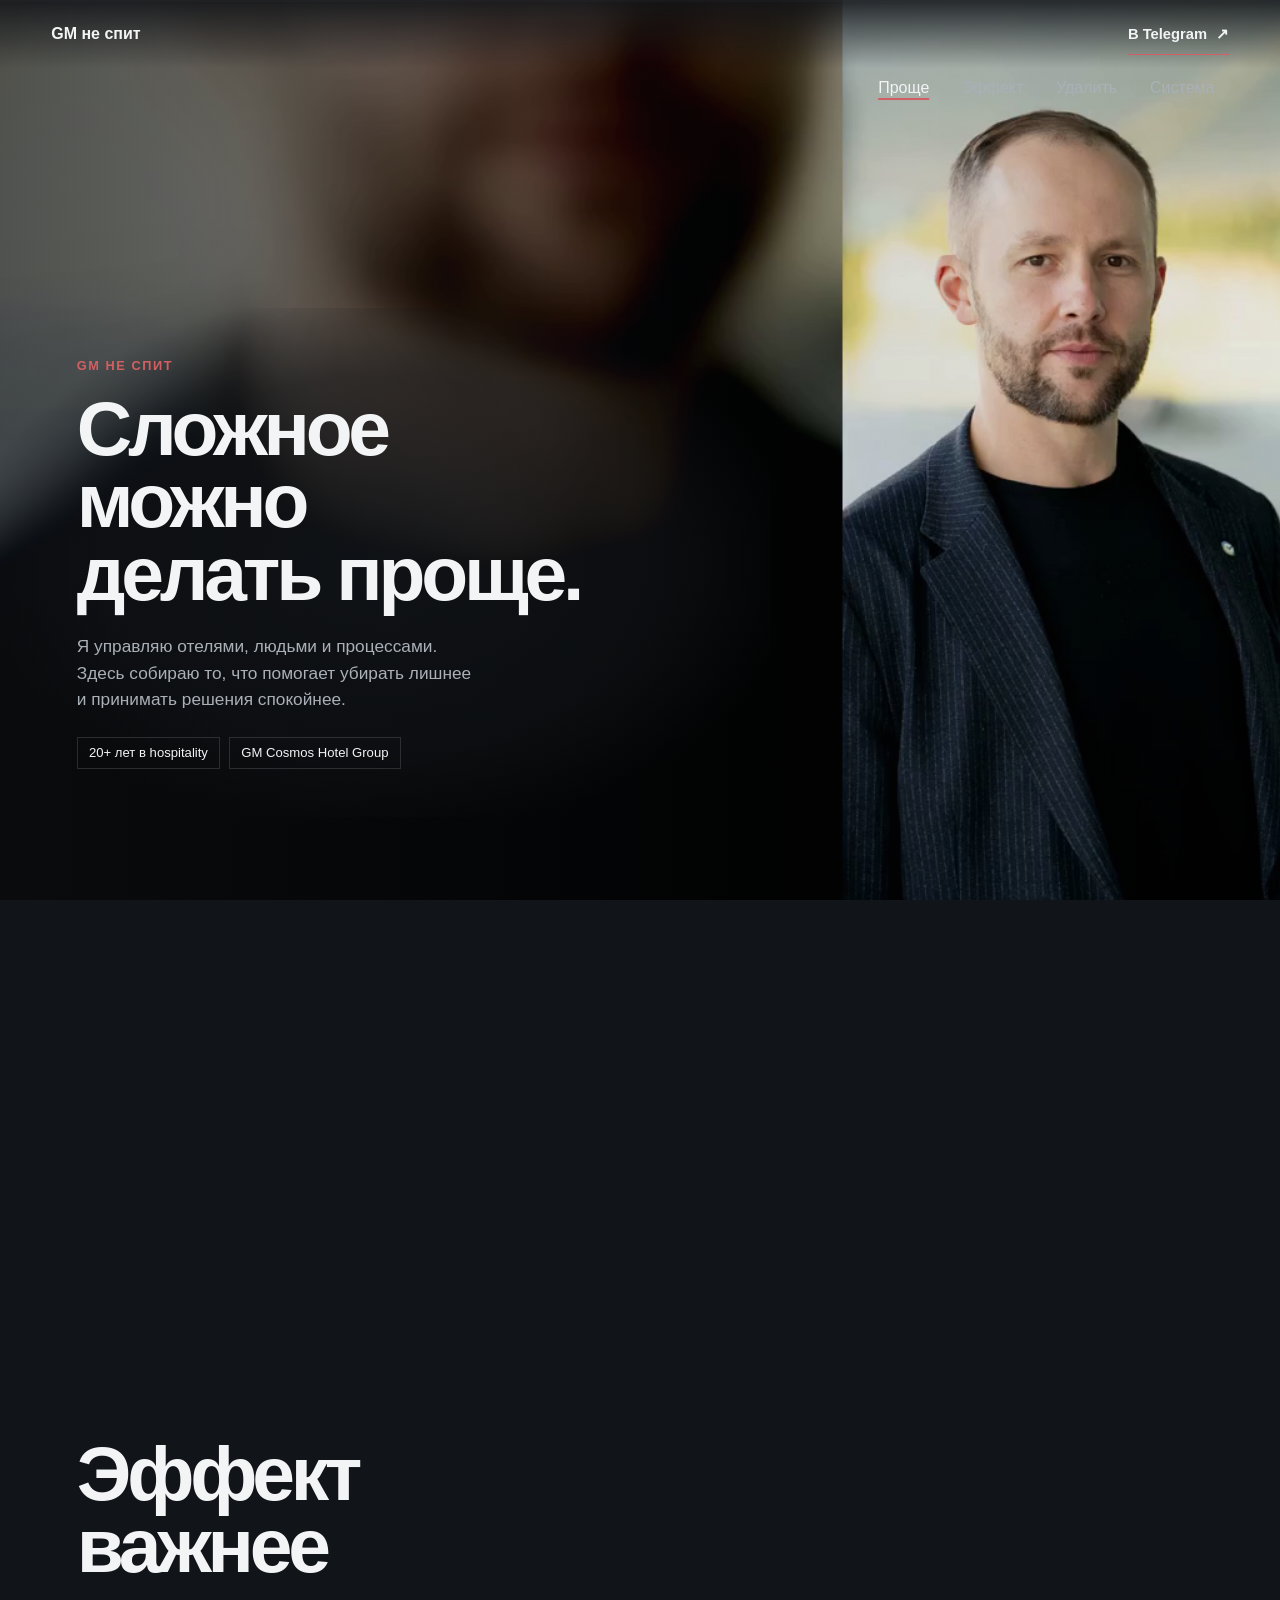
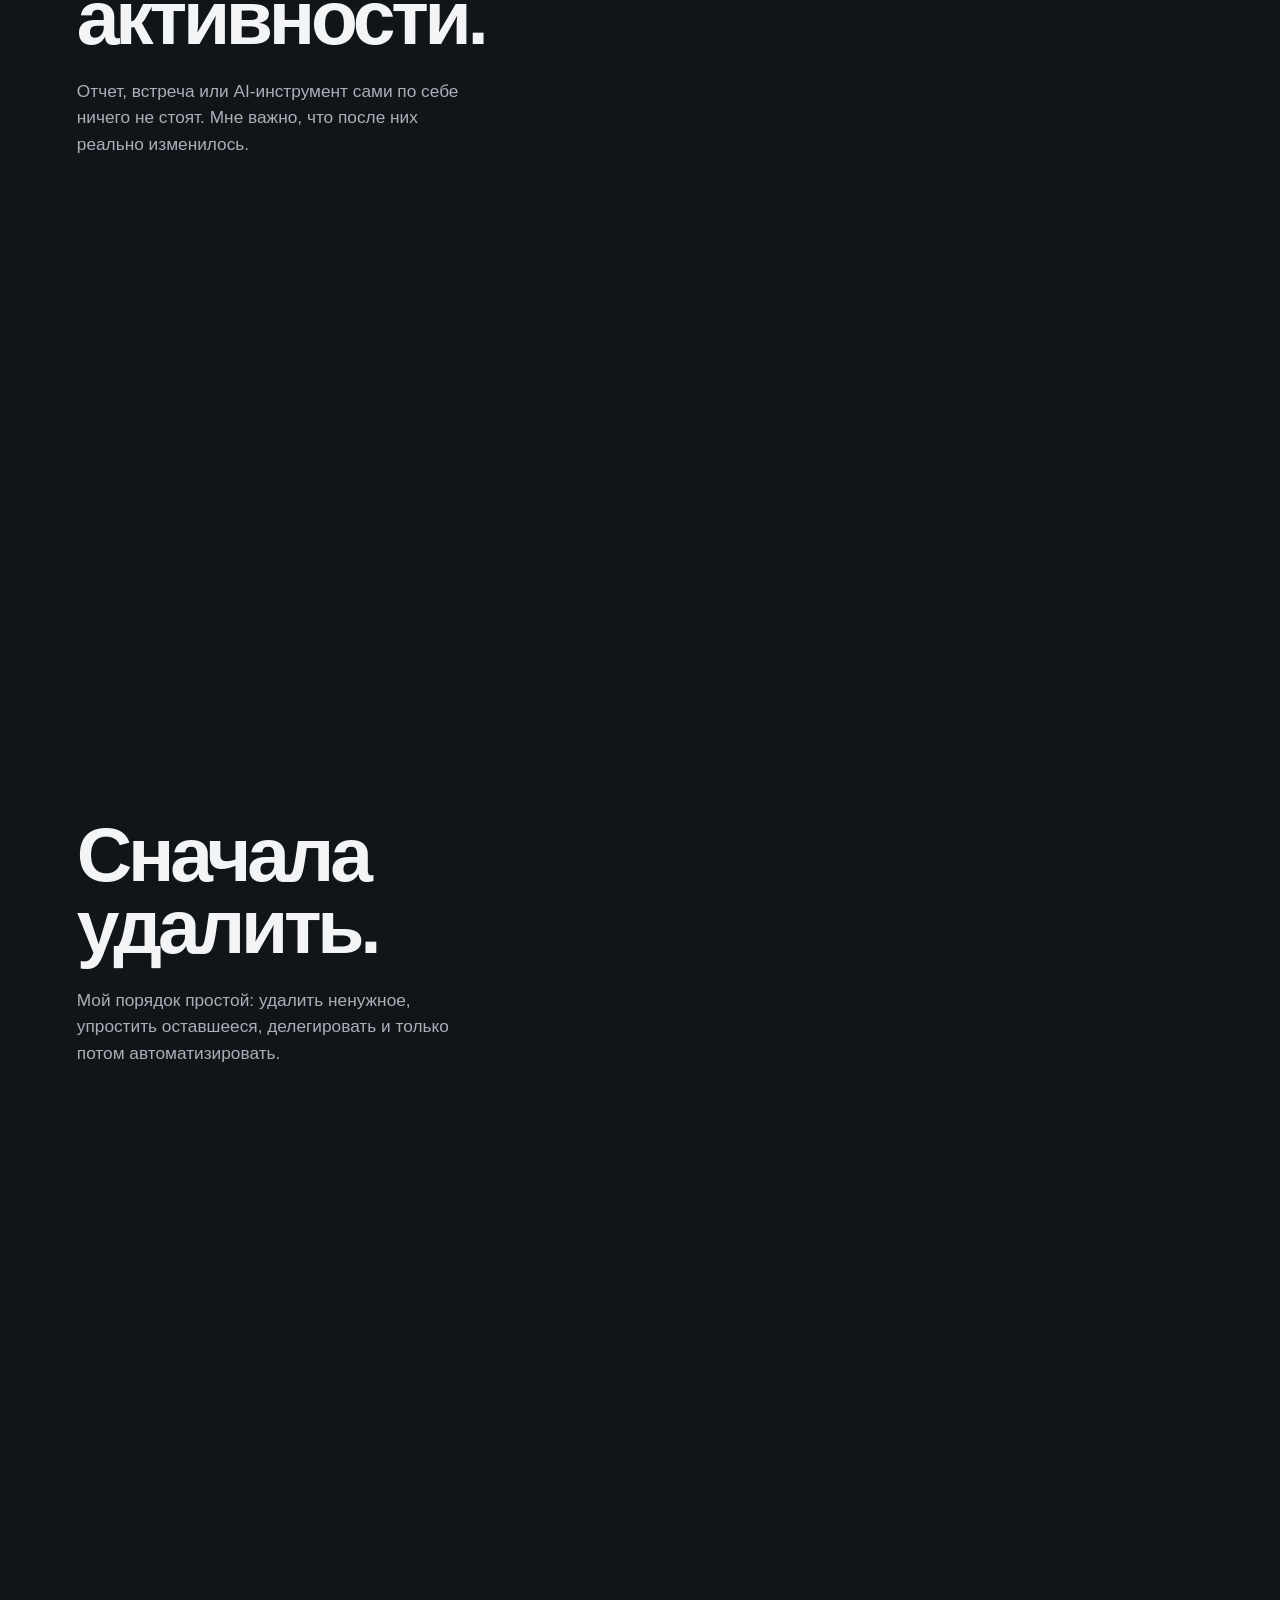
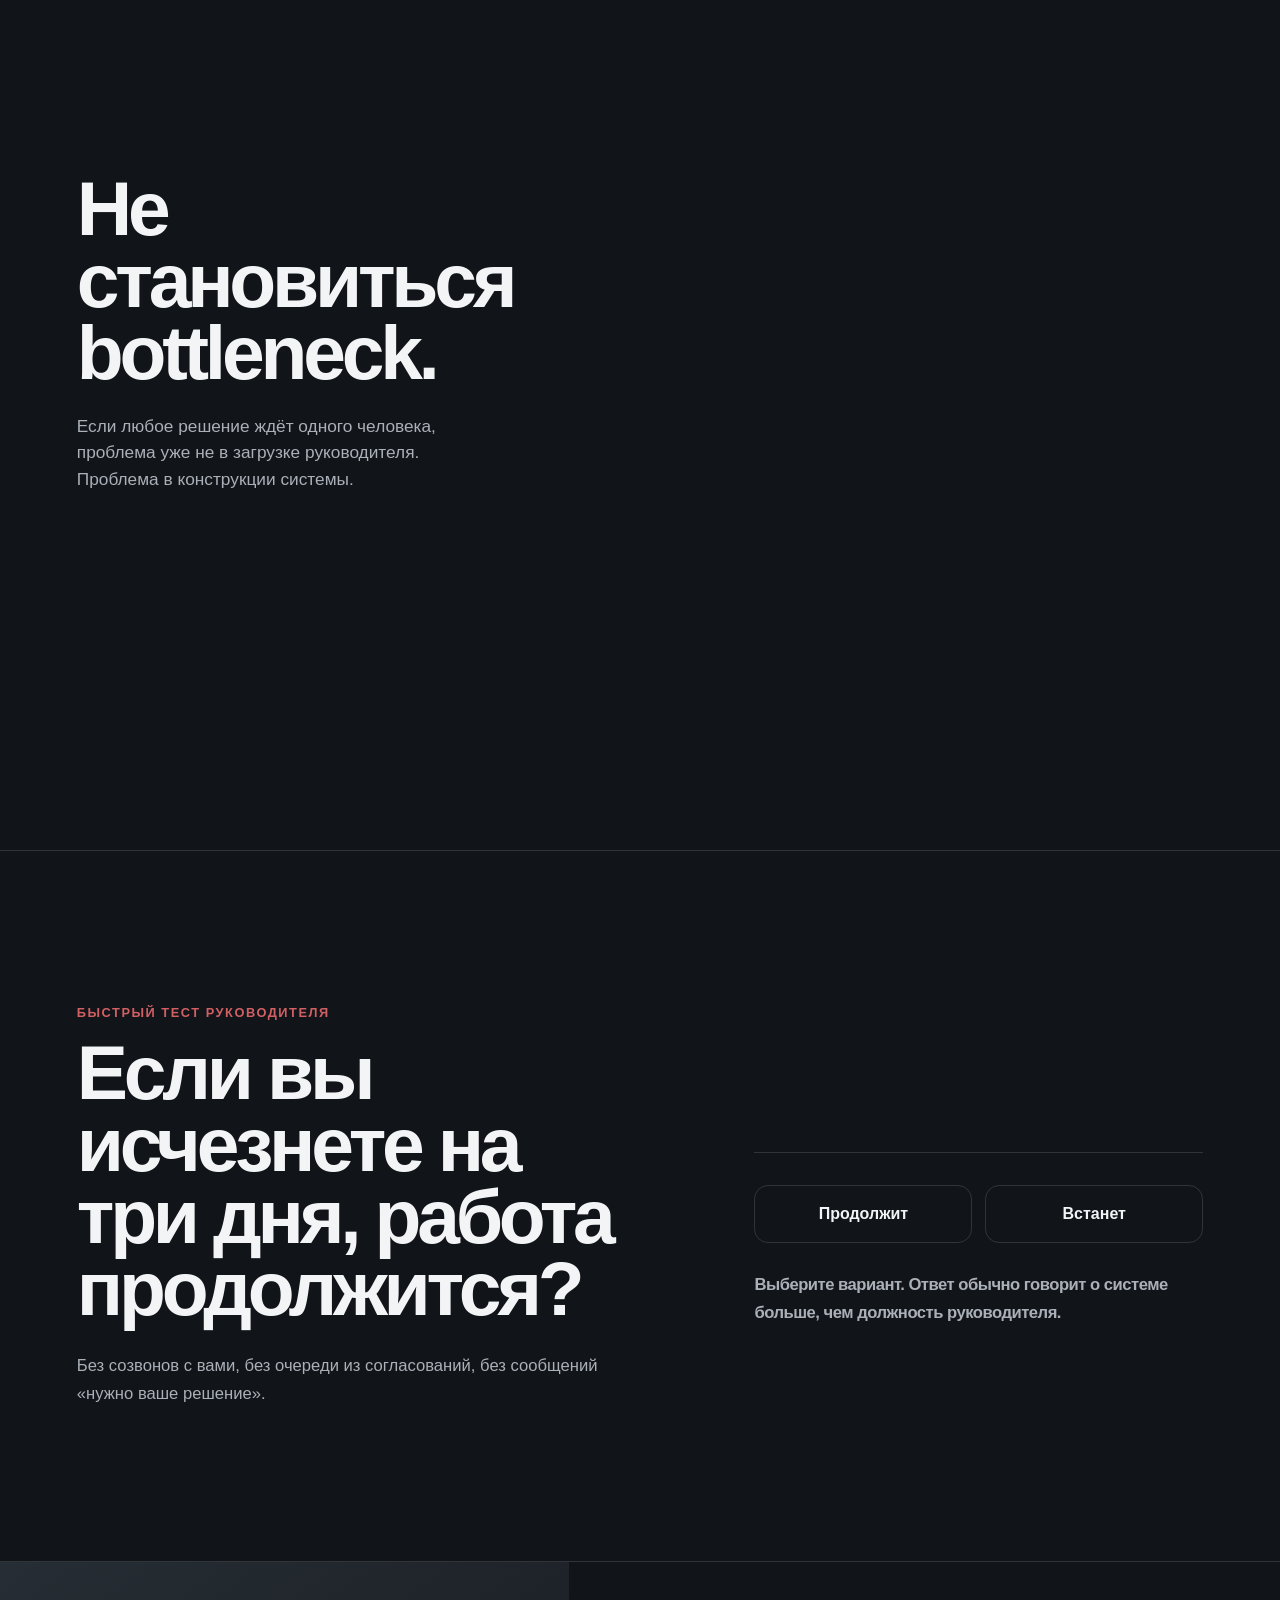
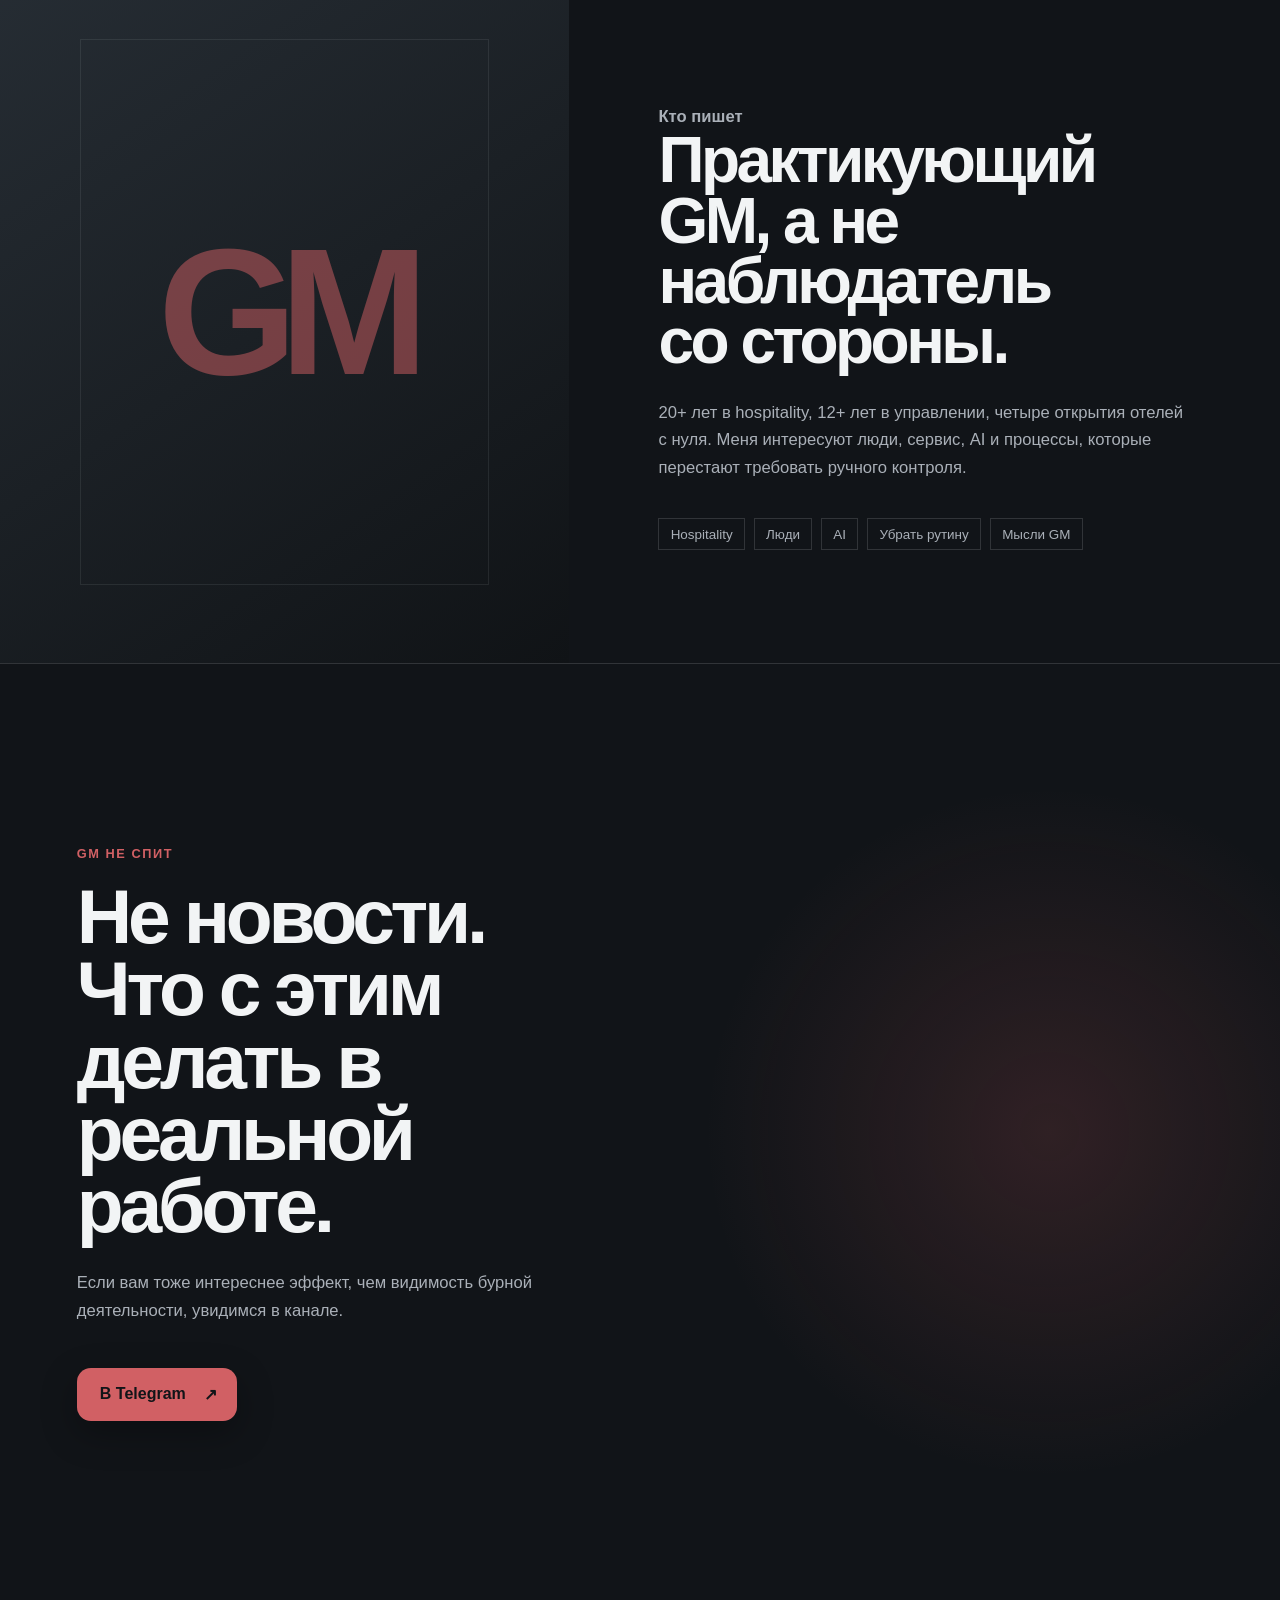
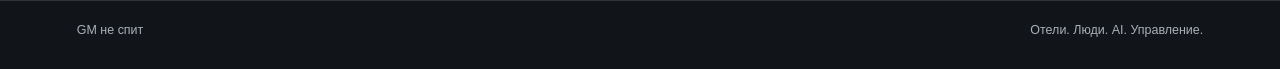
<file: index.html>
<!doctype html>
<html lang="ru">
  <head>
    <meta charset="UTF-8" />
    <meta name="viewport" content="width=device-width, initial-scale=1" />
    <meta name="theme-color" content="#111418" />
    <meta name="description" content="Отели. Люди. AI. Управление без лишней суеты. Канал практикующего GM." />
    <meta property="og:title" content="GM не спит" />
    <meta property="og:description" content="Отели. Люди. AI. Управление без лишней суеты. Канал практикующего GM." />
    <title>GM не спит</title>
    <link rel="stylesheet" href="styles.css" />
  </head>
  <body>
    <main class="gm-site">
      <header class="gm-nav">
        <a class="gm-brand" href="#proshche">GM не спит</a>
        <a class="gm-nav-cta" href="https://t.me/gm_ne_spit" target="_blank" rel="noreferrer">В Telegram <span>↗</span></a>
      </header>

      <section class="story" aria-label="GM не спит">
        <div class="stage">
          <div class="scene scene--1 active"><img src="public/assets/scene-01.png" alt="" /><video src="public/assets/scene-01.mp4" muted playsinline preload="auto"></video></div>
          <div class="scene scene--2"><img src="public/assets/scene-02.png" alt="" /></div>
          <div class="scene scene--3"><img src="public/assets/scene-03.png" alt="" /></div>
          <div class="scene scene--4"><img src="public/assets/scene-04.png" alt="" /></div>
          <div class="progress"><span></span></div>
          <nav class="chapters" aria-label="Scroll chapters">
            <button class="active" data-target="proshche">Проще</button><button data-target="effect">Эффект</button><button data-target="delete">Удалить</button><button data-target="system">Система</button>
          </nav>
        </div>
        <div class="story-copy">
          <article id="proshche" data-scene="0"><div><p class="kicker">GM не спит</p><h1>Сложное можно делать проще.</h1><p>Я управляю отелями, людьми и процессами. Здесь собираю то, что помогает убирать лишнее и принимать решения спокойнее.</p><ul><li>20+ лет в hospitality</li><li>GM Cosmos Hotel Group</li></ul></div></article>
          <article id="effect" data-scene="1"><div><h2>Эффект важнее активности.</h2><p>Отчет, встреча или AI-инструмент сами по себе ничего не стоят. Мне важно, что после них реально изменилось.</p></div></article>
          <article id="delete" data-scene="2"><div><h2>Сначала удалить.</h2><p>Мой порядок простой: удалить ненужное, упростить оставшееся, делегировать и только потом автоматизировать.</p></div></article>
          <article id="system" data-scene="3"><div><h2>Не становиться bottleneck.</h2><p>Если любое решение ждёт одного человека, проблема уже не в загрузке руководителя. Проблема в конструкции системы.</p></div></article>
        </div>
      </section>

      <section class="test" aria-labelledby="test-title">
        <div><p class="overline">Быстрый тест руководителя</p><h2 id="test-title">Если вы исчезнете на три дня, работа продолжится?</h2><p>Без созвонов с вами, без очереди из согласований, без сообщений «нужно ваше решение».</p></div>
        <div class="test-panel"><div class="choices"><button data-answer="continue">Продолжит</button><button data-answer="stop">Встанет</button></div><p class="answer">Выберите вариант. Ответ обычно говорит о системе больше, чем должность руководителя.</p></div>
      </section>

      <section class="about" aria-labelledby="about-title">
        <div class="about-photo" aria-label="Автор канала GM не спит"><div class="portrait-placeholder">GM</div></div>
        <div class="about-copy"><p class="note">Кто пишет</p><h2 id="about-title">Практикующий GM, а не наблюдатель со стороны.</h2><p>20+ лет в hospitality, 12+ лет в управлении, четыре открытия отелей с нуля. Меня интересуют люди, сервис, AI и процессы, которые перестают требовать ручного контроля.</p><div class="facts"><span>Hospitality</span><span>Люди</span><span>AI</span><span>Убрать рутину</span><span>Мысли GM</span></div></div>
      </section>

      <section class="final"><p class="overline">GM не спит</p><h2>Не новости. Что с этим делать в реальной работе.</h2><p>Если вам тоже интереснее эффект, чем видимость бурной деятельности, увидимся в канале.</p><a href="https://t.me/gm_ne_spit" target="_blank" rel="noreferrer">В Telegram <span>↗</span></a></section>
      <footer><span>GM не спит</span><span>Отели. Люди. AI. Управление.</span></footer>
    </main>
    <script src="script.js"></script>
  </body>
</html>
</file>
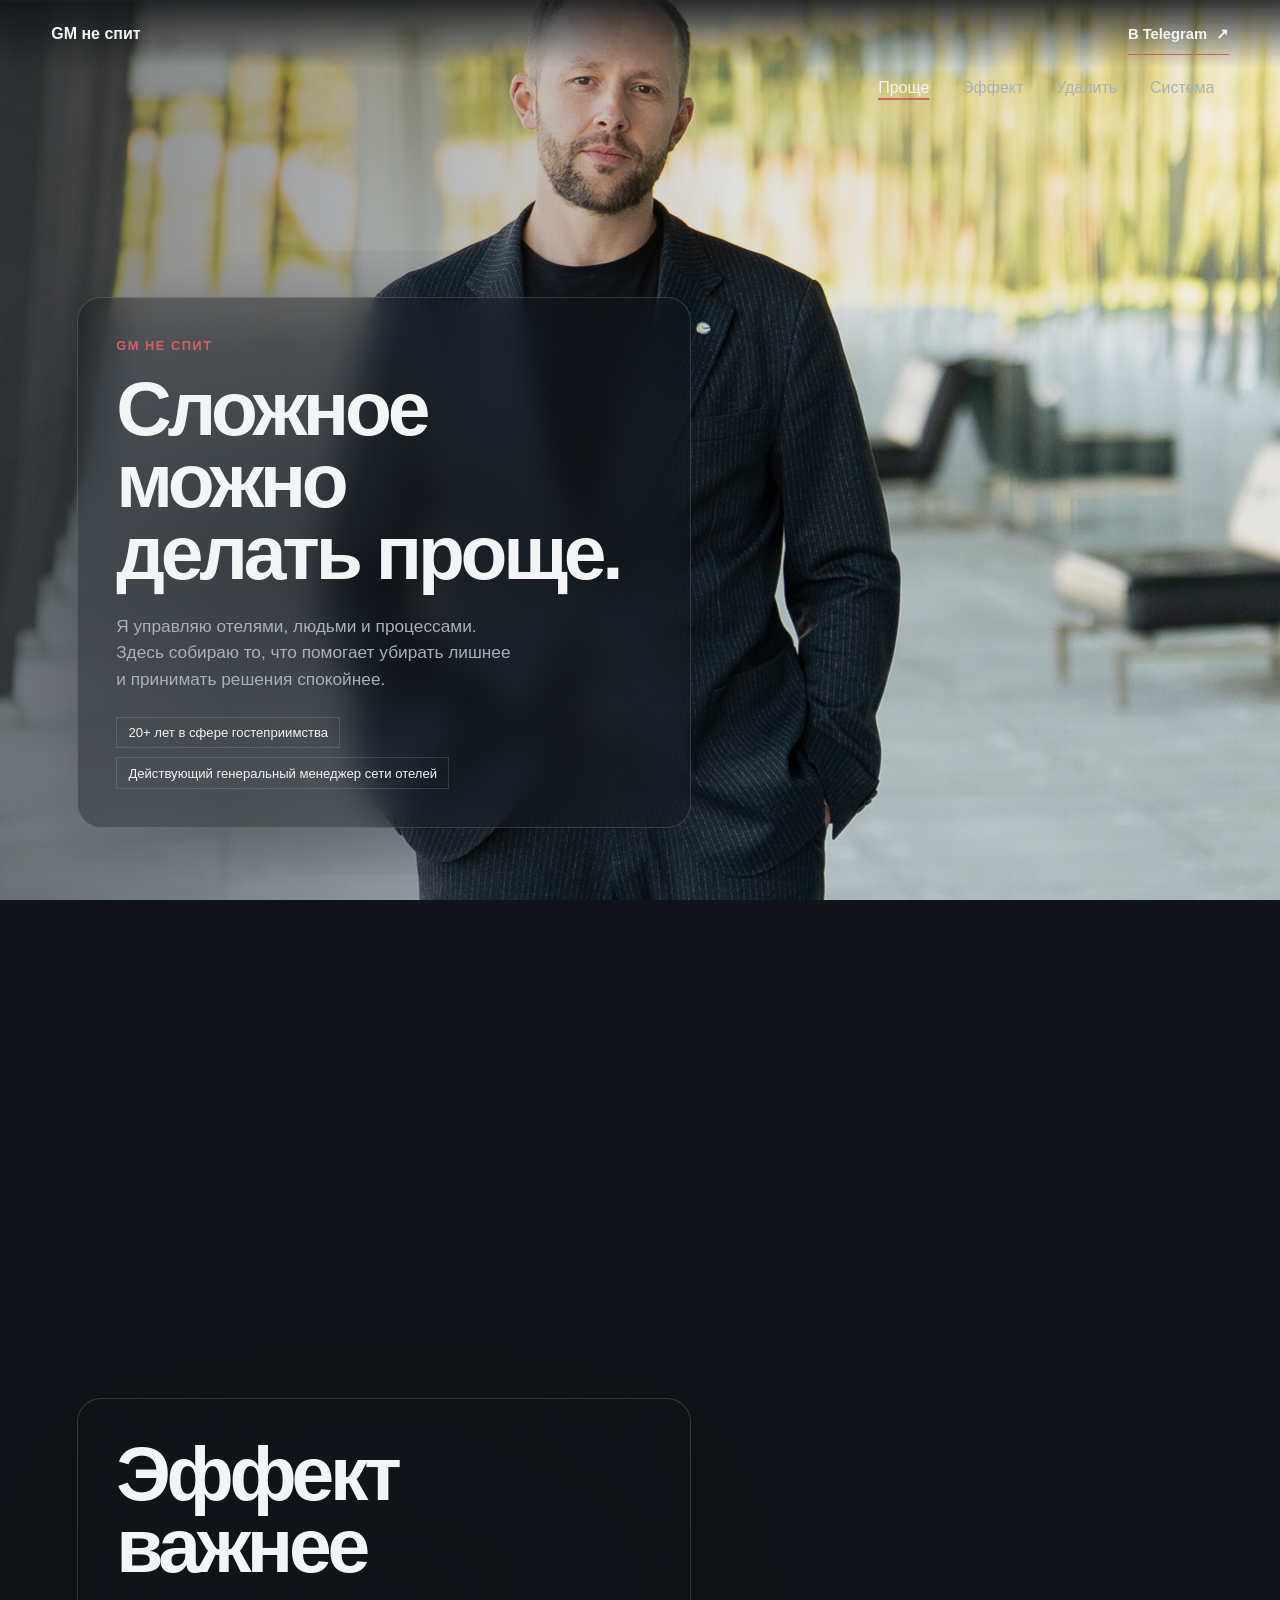
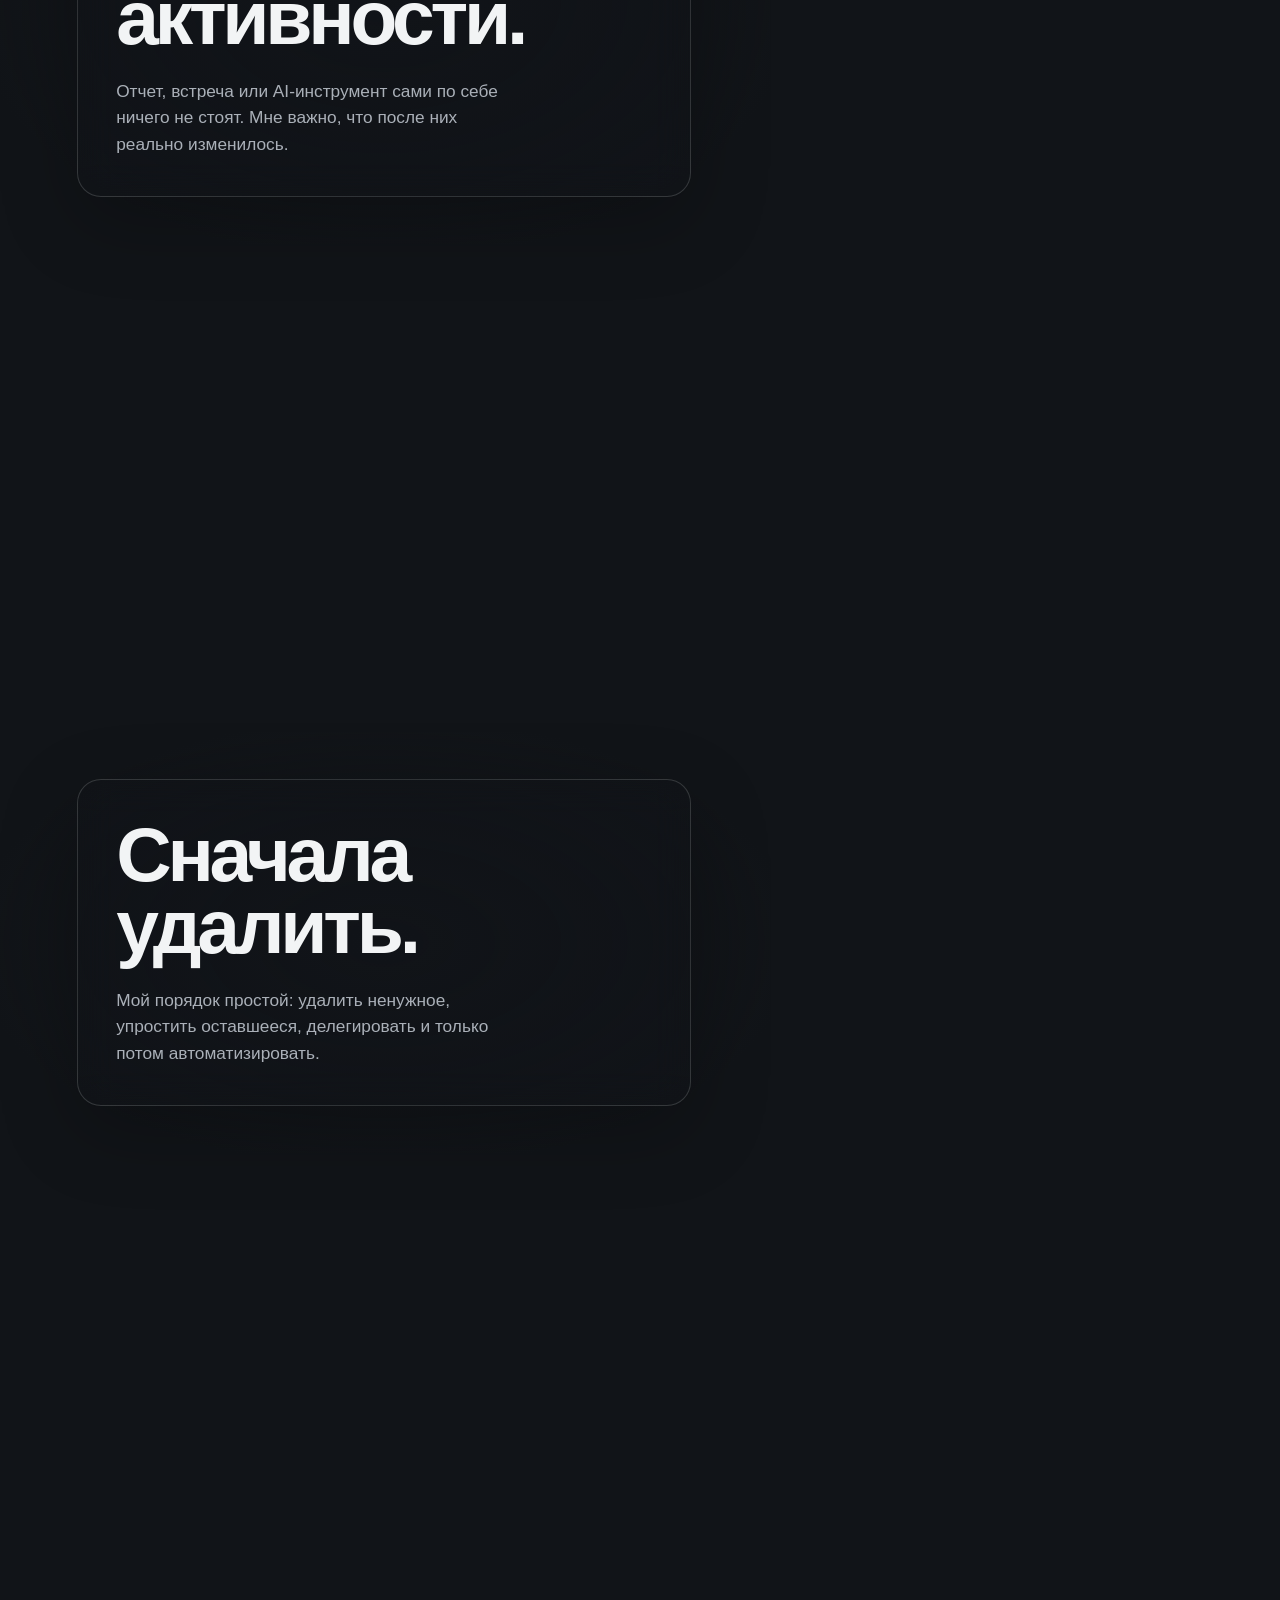
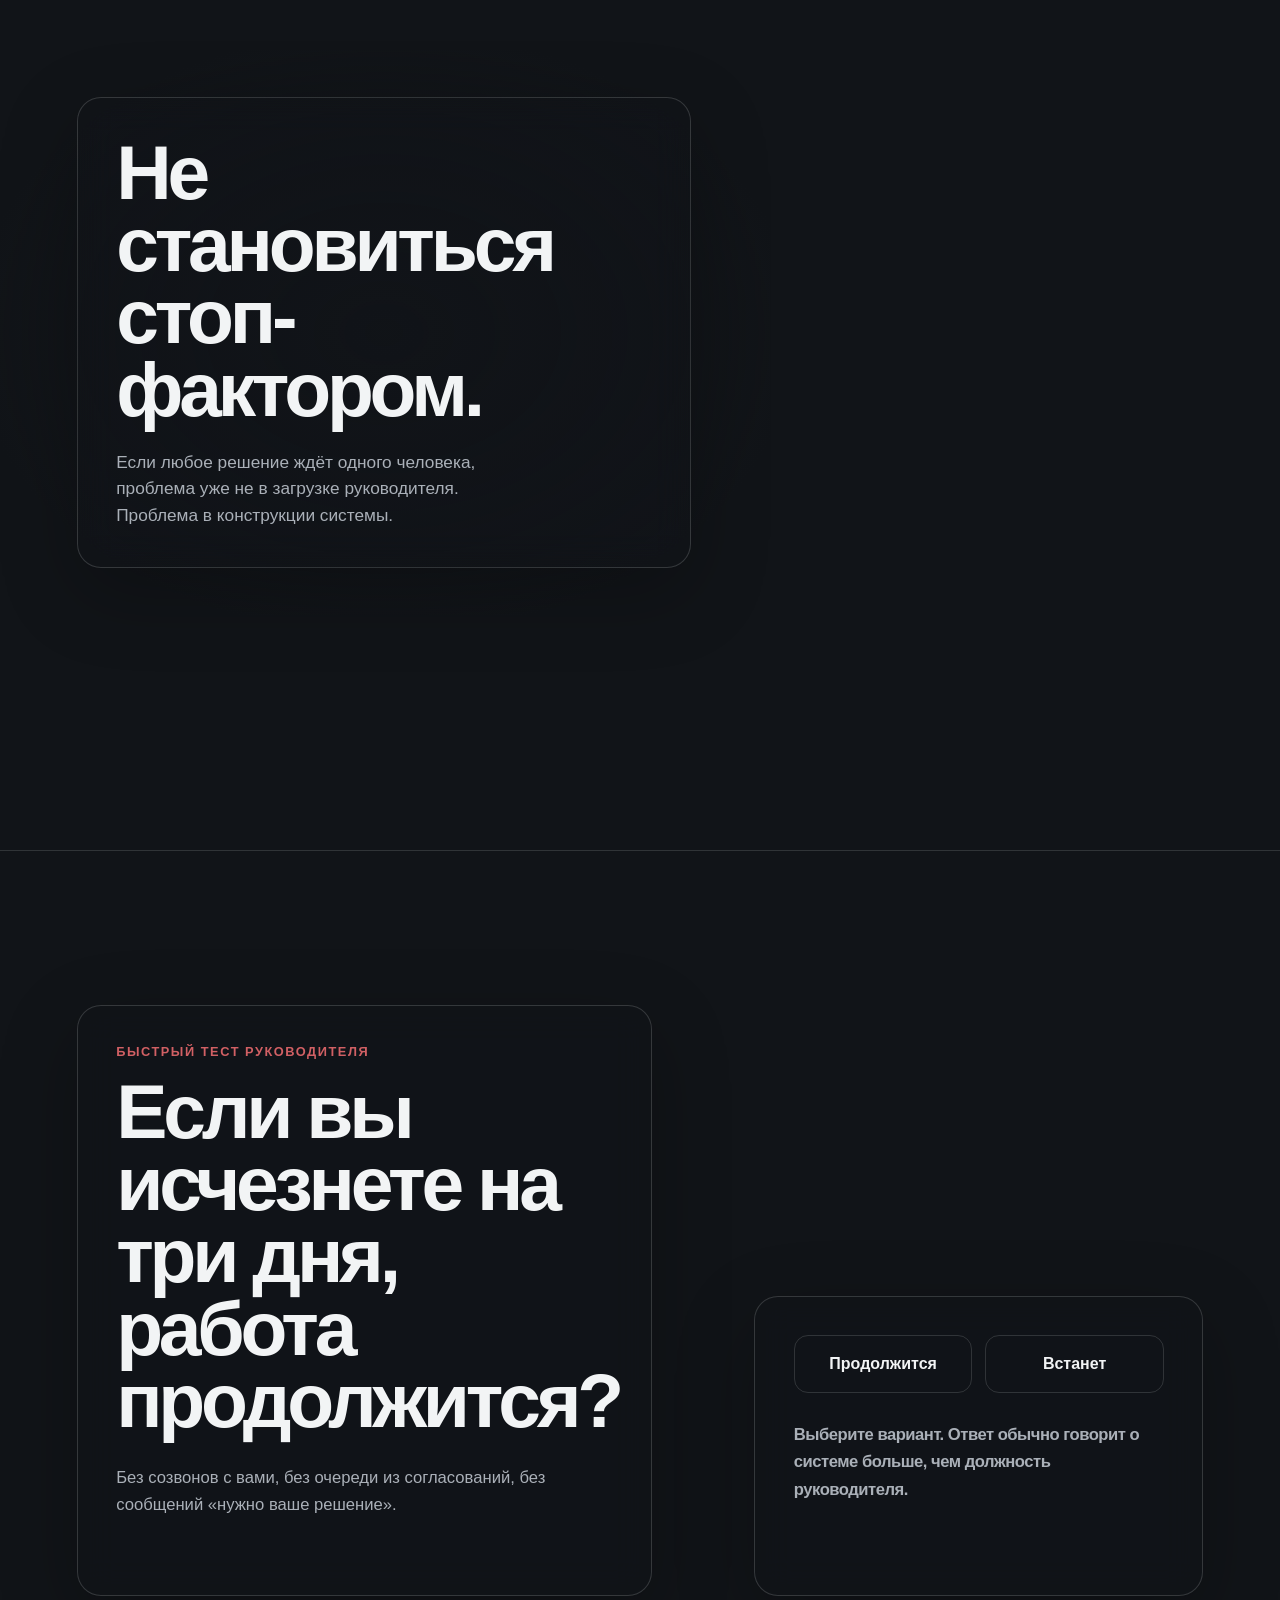
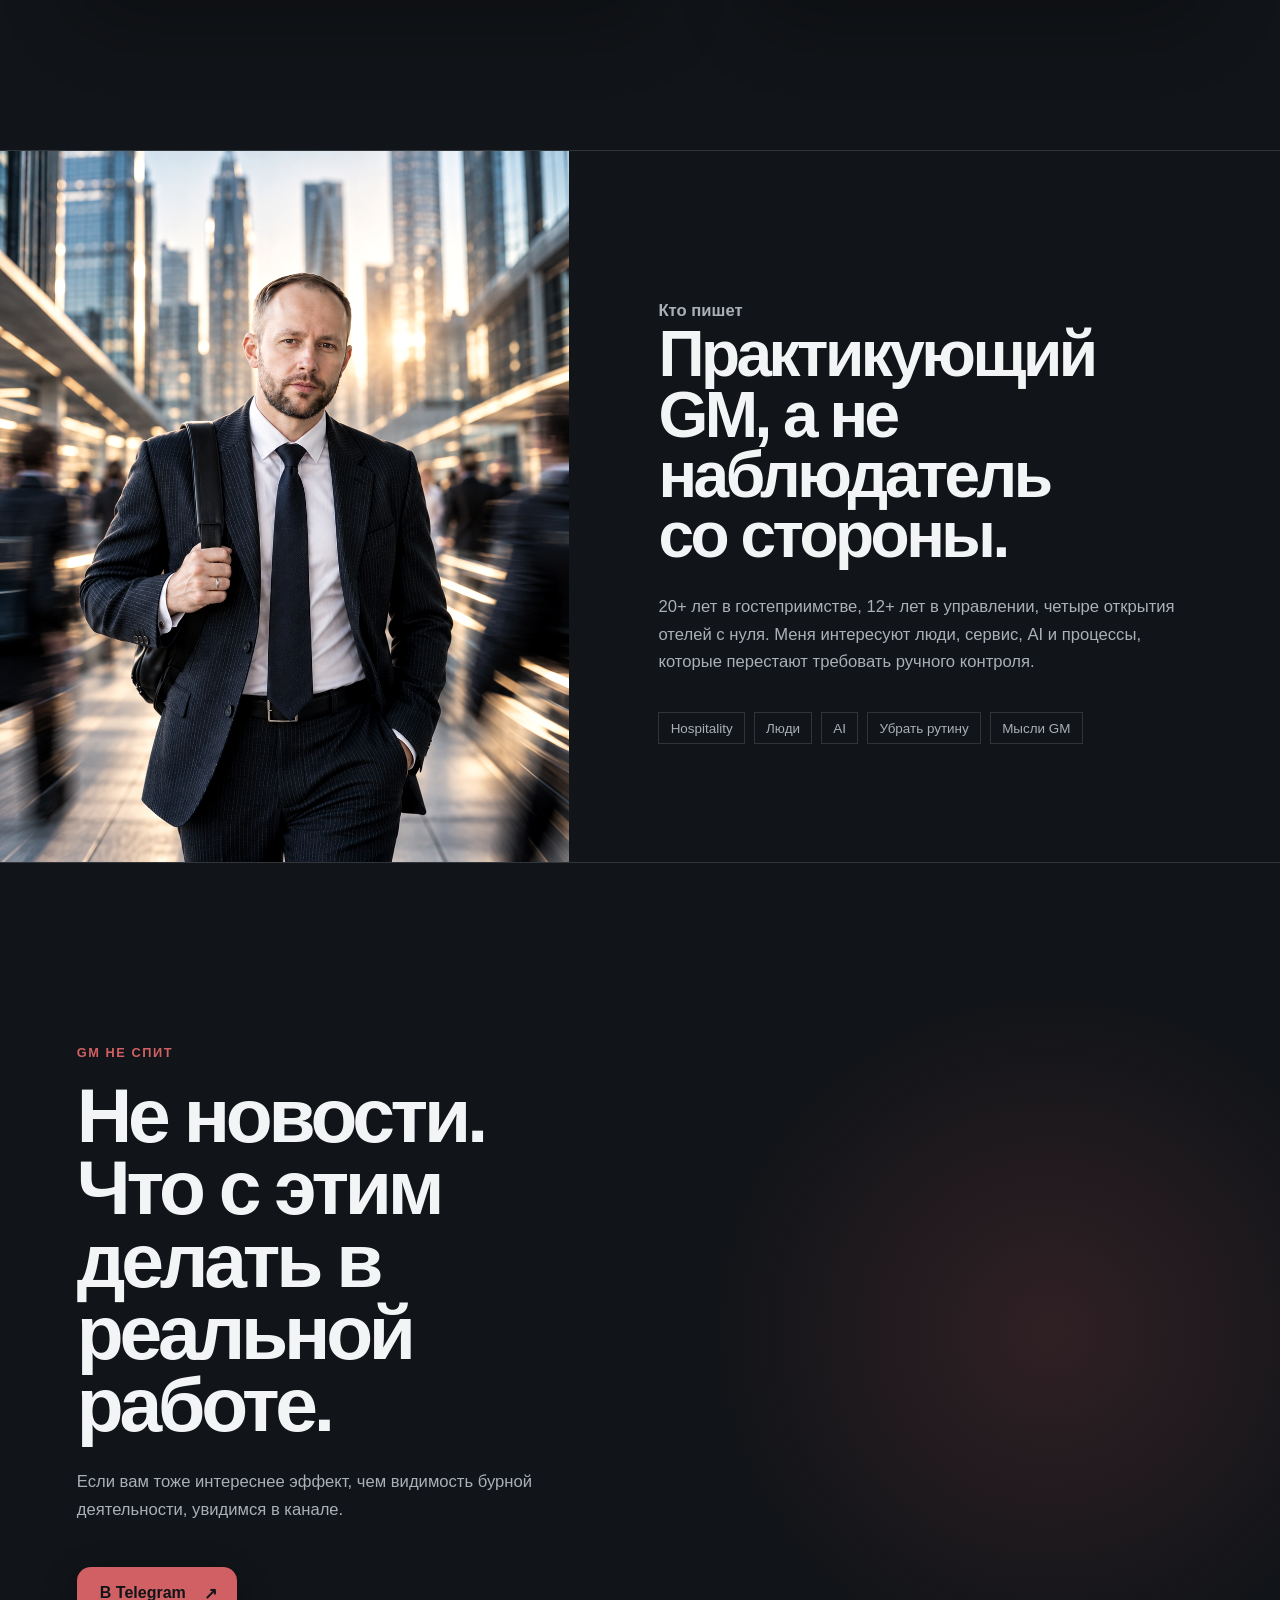
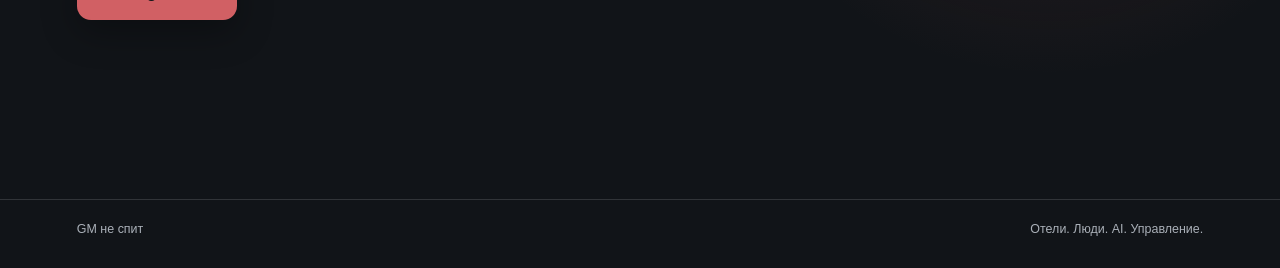
<file: public/index.html>
<!doctype html>
<html lang="ru">
  <head>
    <meta charset="UTF-8" />
    <meta name="viewport" content="width=device-width, initial-scale=1" />
    <meta name="theme-color" content="#111418" />
    <meta name="description" content="Отели. Люди. AI. Управление без лишней суеты. Канал практикующего GM." />
    <meta property="og:title" content="GM не спит" />
    <meta property="og:description" content="Отели. Люди. AI. Управление без лишней суеты. Канал практикующего GM." />
    <title>GM не спит</title>
    <link rel="stylesheet" href="styles.css" />
  </head>
  <body>
    <main class="gm-site">
      <header class="gm-nav">
        <a class="gm-brand" href="#proshche">GM не спит</a>
        <a class="gm-nav-cta" href="https://t.me/gm_ne_spit" target="_blank" rel="noreferrer">В Telegram <span>↗</span></a>
      </header>

      <section class="story" aria-label="GM не спит">
        <div class="stage">
          <div class="scene scene--1 active"><img src="assets/gm-portrait.jpg" alt="" /></div>
          <div class="scene scene--2"><img src="assets/scene-02.png" alt="" /></div>
          <div class="scene scene--3"><img src="assets/scene-03.png" alt="" /></div>
          <div class="scene scene--4"><img src="assets/scene-04.png" alt="" /></div>
          <div class="progress"><span></span></div>
          <nav class="chapters" aria-label="Scroll chapters">
            <button class="active" data-target="proshche">Проще</button><button data-target="effect">Эффект</button><button data-target="delete">Удалить</button><button data-target="system">Система</button>
          </nav>
        </div>
        <div class="story-copy">
          <article id="proshche" data-scene="0"><div><p class="kicker">GM не спит</p><h1>Сложное можно делать проще.</h1><p>Я управляю отелями, людьми и процессами. Здесь собираю то, что помогает убирать лишнее и принимать решения спокойнее.</p><ul><li>20+ лет в сфере гостеприимства</li><li>Действующий генеральный менеджер сети отелей</li></ul></div></article>
          <article id="effect" data-scene="1"><div><h2>Эффект важнее активности.</h2><p>Отчет, встреча или AI-инструмент сами по себе ничего не стоят. Мне важно, что после них реально изменилось.</p></div></article>
          <article id="delete" data-scene="2"><div><h2>Сначала удалить.</h2><p>Мой порядок простой: удалить ненужное, упростить оставшееся, делегировать и только потом автоматизировать.</p></div></article>
          <article id="system" data-scene="3"><div><h2>Не становиться стоп-фактором.</h2><p>Если любое решение ждёт одного человека, проблема уже не в загрузке руководителя. Проблема в конструкции системы.</p></div></article>
        </div>
        <section class="test" aria-labelledby="test-title">
          <div><p class="overline">Быстрый тест руководителя</p><h2 id="test-title">Если вы исчезнете на три дня, работа продолжится?</h2><p>Без созвонов с вами, без очереди из согласований, без сообщений «нужно ваше решение».</p></div>
          <div class="test-panel"><div class="choices"><button data-answer="continue">Продолжится</button><button data-answer="stop">Встанет</button></div><p class="answer">Выберите вариант. Ответ обычно говорит о системе больше, чем должность руководителя.</p></div>
        </section>
      </section>

      <section class="about" aria-labelledby="about-title">
        <div class="about-photo"><img src="assets/gm-portrait-city.png" alt="Автор канала GM не спит" /></div>
        <div class="about-copy"><p class="note">Кто пишет</p><h2 id="about-title">Практикующий GM, а не наблюдатель со стороны.</h2><p>20+ лет в гостеприимстве, 12+ лет в управлении, четыре открытия отелей с нуля. Меня интересуют люди, сервис, AI и процессы, которые перестают требовать ручного контроля.</p><div class="facts"><span>Hospitality</span><span>Люди</span><span>AI</span><span>Убрать рутину</span><span>Мысли GM</span></div></div>
      </section>

      <section class="final"><p class="overline">GM не спит</p><h2>Не новости. Что с этим делать в реальной работе.</h2><p>Если вам тоже интереснее эффект, чем видимость бурной деятельности, увидимся в канале.</p><a href="https://t.me/gm_ne_spit" target="_blank" rel="noreferrer">В Telegram <span>↗</span></a></section>
      <footer><span>GM не спит</span><span>Отели. Люди. AI. Управление.</span></footer>
    </main>
    <script src="script.js"></script>
  </body>
</html>
</file>
<file: styles.css>
:root{--bg:#111418;--soft:#171b20;--ink:#f2f4f5;--muted:#aab0b8;--line:#f2f4f524;--accent:#d16064}*{box-sizing:border-box}html{scroll-behavior:smooth;background:var(--bg)}body{margin:0;background:var(--bg);color:var(--ink);font-family:Helvetica Neue,Helvetica,Arial,sans-serif}.gm-site{overflow:hidden}.gm-nav{position:fixed;inset:0 0 auto;z-index:20;height:68px;padding:0 clamp(20px,4vw,64px);display:flex;align-items:center;justify-content:space-between;background:linear-gradient(#111418db,transparent);pointer-events:none}.gm-nav a{pointer-events:auto;color:var(--ink);text-decoration:none;font-weight:700}.gm-nav-cta{display:flex;gap:.55rem;align-items:center;padding:.72rem 0;border-bottom:1px solid var(--accent);font-size:.92rem}.story{position:relative;background:var(--bg)}.stage{position:sticky;top:0;height:100dvh;overflow:hidden}.scene,.scene:after,.scene img,.scene video{position:absolute;inset:0;width:100%;height:100%}.scene{opacity:0;transition:opacity .45s ease}.scene.active{opacity:1}.scene:after{content:"";background:linear-gradient(90deg,#1114188c 0%,#11141820 58%,#1114180d 100%)}.scene img,.scene video{object-fit:cover;object-position:center}.scene video{opacity:0;transition:opacity .3s}.scene.video-ready video{opacity:1}.progress{position:absolute;z-index:2;inset:0 0 auto;height:2px;background:#f2f4f524}.progress span{display:block;height:100%;width:100%;background:var(--accent);transform-origin:left;transform:scaleX(0)}.chapters{position:absolute;z-index:3;top:69px;right:clamp(16px,4vw,64px);display:flex;gap:4px}.chapters button{border:0;background:transparent;color:var(--muted);padding:.65rem .9rem;font:inherit;cursor:pointer}.chapters button.active{color:var(--ink);text-decoration:underline;text-decoration-color:var(--accent);text-decoration-thickness:.15em;text-underline-offset:.3em}.story-copy{position:relative;z-index:4;margin-top:-100dvh;pointer-events:none}.story-copy article{min-height:105dvh;display:flex;align-items:center;padding:9rem clamp(20px,6vw,96px)}.story-copy article:first-child{min-height:125dvh}.story-copy article:last-child{min-height:115dvh}.story-copy article>div{width:min(640px,48vw);position:relative}.story-copy article>div:before{content:"";position:absolute;z-index:-1;inset:-48px -80px;background:radial-gradient(ellipse, #111418df 0%,#11141891 52%,transparent 76%)}h1,h2{margin:0;color:var(--ink);letter-spacing:-.055em;font-size:clamp(44px,6vw,108px);font-weight:760;line-height:.94;text-wrap:balance}.story-copy h1,.story-copy h2{max-width:12ch}.story-copy p{max-width:42ch;margin:24px 0 0;color:var(--muted);font-size:clamp(16px,1.35vw,19px);line-height:1.55}.kicker,.overline{margin:0 0 16px!important;color:var(--accent)!important;text-transform:uppercase;letter-spacing:.12em;font-size:.8rem!important;font-weight:700}.story-copy ul{display:flex;flex-wrap:wrap;gap:9px;margin:24px 0 0;padding:0;list-style:none}.story-copy li,.facts span{padding:.45rem .7rem;border:1px solid var(--line);font-size:.82rem}.test,.about,.final,footer{position:relative;z-index:5;background:var(--bg);border-top:1px solid var(--line)}.test{display:grid;grid-template-columns:minmax(0,1fr) minmax(320px,.78fr);gap:clamp(40px,8vw,128px);padding:clamp(96px,12vw,176px) clamp(20px,6vw,96px)}.test>div>p:last-child,.about-copy>p,.final>p{max-width:58ch;margin:28px 0 0;color:var(--muted);font-size:clamp(16px,1.3vw,19px);line-height:1.65}.test-panel{align-self:end;border-top:1px solid var(--line);padding-top:32px}.choices{display:grid;grid-template-columns:1fr 1fr;gap:13px}.choices button{min-height:58px;border:1px solid var(--line);border-radius:14px;background:transparent;color:var(--ink);font:inherit;font-weight:680;cursor:pointer}.choices button.active{border-color:var(--accent);background:#d160642e}.answer{min-height:136px;margin:32px 0 0;font-size:clamp(23px,2.6vw,37px);font-weight:650;line-height:1.18;letter-spacing:-.03em}.about{display:grid;grid-template-columns:minmax(300px,.8fr) minmax(0,1fr);min-height:78dvh}.about-photo{min-height:640px;background:linear-gradient(145deg,#262d34,#101316);display:grid;place-items:center;overflow:hidden}.portrait-placeholder{width:72%;aspect-ratio:3/4;border:1px solid #f2f4f514;display:grid;place-items:center;color:#d1606480;font-size:clamp(70px,14vw,190px);font-weight:800;letter-spacing:-.1em}.about-copy{display:flex;flex-direction:column;justify-content:center;padding:clamp(64px,8vw,128px) clamp(20px,7vw,112px)}.about h2{max-width:10ch;font-size:clamp(40px,5vw,90px)}.note{margin:0;color:var(--muted);font-size:.9rem;font-weight:650}.facts{display:flex;flex-wrap:wrap;gap:9px;margin-top:37px}.facts span{color:var(--muted);font-size:.84rem}.final{min-height:78dvh;display:flex;flex-direction:column;justify-content:center;align-items:flex-start;padding:clamp(112px,14vw,208px) clamp(20px,6vw,96px);background:radial-gradient(circle at 82% 50%,#d1606429,transparent 30%),var(--bg)}.final h2{max-width:12ch}.final a{display:inline-flex;gap:18px;align-items:center;margin-top:44px;padding:17px 20px 17px 23px;border-radius:14px;background:var(--accent);color:var(--bg);font-weight:760;text-decoration:none;box-shadow:0 12px 36px #0000004d}footer{display:flex;justify-content:space-between;gap:16px;padding:22px clamp(20px,6vw,96px) 32px;color:var(--muted);font-size:.78rem}@media(max-width:860px){.gm-nav{height:60px}.chapters{top:60px;left:12px;right:12px;overflow:auto}.chapters button{flex:none}.story-copy article,.story-copy article:first-child,.story-copy article:last-child{min-height:100dvh;padding:104px 20px 64px;align-items:end}.story-copy article>div{width:min(100%,576px)}.story-copy article>div:before{inset:-48px -32px;background:linear-gradient(to top,#111418 0%,#111418d1 58%,transparent)}.story-copy h1,.story-copy h2{font-size:clamp(37px,11vw,72px)}.test,.about{grid-template-columns:1fr}.test{gap:64px}.about-photo{min-height:66dvh}.about h2,.test h2,.final h2{font-size:clamp(40px,12vw,77px)}footer{flex-direction:column}}@media(prefers-reduced-motion:reduce){*{scroll-behavior:auto!important;transition:none!important}}
</file>
<file: public/styles.css>
:root{--bg:#111418;--soft:#171b20;--ink:#f2f4f5;--muted:#aab0b8;--line:#f2f4f524;--accent:#d16064}*{box-sizing:border-box}html{scroll-behavior:smooth;background:var(--bg)}body{margin:0;background:var(--bg);color:var(--ink);font-family:Helvetica Neue,Helvetica,Arial,sans-serif}.gm-site{overflow:clip}.gm-nav{position:fixed;inset:0 0 auto;z-index:20;height:68px;padding:0 clamp(20px,4vw,64px);display:flex;align-items:center;justify-content:space-between;background:linear-gradient(#111418db,transparent);pointer-events:none}.gm-nav a{pointer-events:auto;color:var(--ink);text-decoration:none;font-weight:700}.gm-nav-cta{display:flex;gap:.55rem;align-items:center;padding:.72rem 0;border-bottom:1px solid var(--accent);font-size:.92rem}.story{position:relative;background:var(--bg)}.stage{position:sticky;top:0;height:100dvh;overflow:hidden}.scene,.scene:after,.scene img,.scene video{position:absolute;inset:0;width:100%;height:100%}.scene{opacity:0;transition:opacity .45s ease}.scene.active{opacity:1}.scene:after{content:"";background:linear-gradient(90deg,#1114188c 0%,#11141820 58%,#1114180d 100%)}.scene img,.scene video{object-fit:cover;object-position:center}.scene video{opacity:0;transition:opacity .3s}.scene--1 img{object-position:50% 22%;transform:scale(var(--hero-zoom,1));transition:transform .18s linear;will-change:transform}.scene--2,.scene--3,.scene--4{display:none}.scene.video-ready video{opacity:1}.progress{position:absolute;z-index:2;inset:0 0 auto;height:2px;background:#f2f4f524}.progress span{display:block;height:100%;width:100%;background:var(--accent);transform-origin:left;transform:scaleX(0)}.chapters{position:absolute;z-index:3;top:69px;right:clamp(16px,4vw,64px);display:flex;gap:4px}.chapters button{border:0;background:transparent;color:var(--muted);padding:.65rem .9rem;font:inherit;cursor:pointer}.chapters button.active{color:var(--ink);text-decoration:underline;text-decoration-color:var(--accent);text-decoration-thickness:.15em;text-underline-offset:.3em}.story-copy{position:relative;z-index:4;margin-top:-100dvh;pointer-events:none}.story-copy article{min-height:105dvh;display:flex;align-items:center;padding:9rem clamp(20px,6vw,96px)}.story-copy article:first-child{min-height:125dvh}.story-copy article:last-child{min-height:115dvh}.story-copy article>div{width:min(640px,48vw);position:relative;padding:clamp(1.4rem,3vw,2.8rem);border:1px solid rgba(242,244,245,.16);border-radius:24px;background:rgba(17,20,24,.42);backdrop-filter:blur(18px) saturate(1.15);box-shadow:0 24px 80px rgba(0,0,0,.24)}.story-copy article>div:before{content:"";position:absolute;z-index:-1;inset:-48px -80px;background:radial-gradient(ellipse, #1114188c 0%,transparent 76%)}h1,h2{margin:0;color:var(--ink);letter-spacing:-.055em;font-size:clamp(44px,6vw,108px);font-weight:760;line-height:.94;text-wrap:balance}.story-copy h1,.story-copy h2{max-width:12ch}.story-copy p{max-width:42ch;margin:24px 0 0;color:var(--muted);font-size:clamp(16px,1.35vw,19px);line-height:1.55}.kicker,.overline{margin:0 0 16px!important;color:var(--accent)!important;text-transform:uppercase;letter-spacing:.12em;font-size:.8rem!important;font-weight:700}.story-copy ul{display:flex;flex-wrap:wrap;gap:9px;margin:24px 0 0;padding:0;list-style:none}.story-copy li,.facts span{padding:.45rem .7rem;border:1px solid var(--line);font-size:.82rem}.test,.about,.final,footer{position:relative;z-index:5;background:var(--bg);border-top:1px solid var(--line)}.test{display:grid;grid-template-columns:minmax(0,1fr) minmax(320px,.78fr);gap:clamp(40px,8vw,128px);padding:clamp(96px,12vw,176px) clamp(20px,6vw,96px)}.test>div>p:last-child,.about-copy>p,.final>p{max-width:58ch;margin:28px 0 0;color:var(--muted);font-size:clamp(16px,1.3vw,19px);line-height:1.65}.test-panel{align-self:end;border-top:1px solid var(--line);padding-top:32px}.choices{display:grid;grid-template-columns:1fr 1fr;gap:13px}.choices button{min-height:58px;border:1px solid var(--line);border-radius:14px;background:transparent;color:var(--ink);font:inherit;font-weight:680;cursor:pointer}.choices button.active{border-color:var(--accent);background:#d160642e}.answer{min-height:136px;margin:32px 0 0;font-size:clamp(23px,2.6vw,37px);font-weight:650;line-height:1.18;letter-spacing:-.03em}.about{display:grid;grid-template-columns:minmax(300px,.8fr) minmax(0,1fr);min-height:78dvh}.about-photo{min-height:640px;background:linear-gradient(145deg,#262d34,#101316);display:grid;place-items:center;overflow:hidden}.portrait-placeholder{width:72%;aspect-ratio:3/4;border:1px solid #f2f4f514;display:grid;place-items:center;color:#d1606480;font-size:clamp(70px,14vw,190px);font-weight:800;letter-spacing:-.1em}.about-photo img{width:100%;height:100%;min-height:640px;object-fit:cover;object-position:50% 30%;filter:saturate(.84) contrast(1.04)}.about-copy{display:flex;flex-direction:column;justify-content:center;padding:clamp(64px,8vw,128px) clamp(20px,7vw,112px)}.about h2{max-width:10ch;font-size:clamp(40px,5vw,90px)}.note{margin:0;color:var(--muted);font-size:.9rem;font-weight:650}.facts{display:flex;flex-wrap:wrap;gap:9px;margin-top:37px}.facts span{color:var(--muted);font-size:.84rem}.final{min-height:78dvh;display:flex;flex-direction:column;justify-content:center;align-items:flex-start;padding:clamp(112px,14vw,208px) clamp(20px,6vw,96px);background:radial-gradient(circle at 82% 50%,#d1606429,transparent 30%),var(--bg)}.final h2{max-width:12ch}.final a{display:inline-flex;gap:18px;align-items:center;margin-top:44px;padding:17px 20px 17px 23px;border-radius:14px;background:var(--accent);color:var(--bg);font-weight:760;text-decoration:none;box-shadow:0 12px 36px #0000004d}footer{display:flex;justify-content:space-between;gap:16px;padding:22px clamp(20px,6vw,96px) 32px;color:var(--muted);font-size:.78rem}@media(max-width:860px){.gm-nav{height:60px}.chapters{top:60px;left:12px;right:12px;overflow:auto}.chapters button{flex:none}.story-copy article,.story-copy article:first-child,.story-copy article:last-child{min-height:100dvh;padding:104px 20px 64px;align-items:end}.story-copy article>div{width:min(100%,576px)}.story-copy article>div:before{inset:-48px -32px;background:linear-gradient(to top,#111418 0%,#111418d1 58%,transparent)}.story-copy h1,.story-copy h2{font-size:clamp(37px,11vw,72px)}.test,.about{grid-template-columns:1fr}.test{gap:64px}.about-photo,.about-photo img{min-height:66dvh}.about-photo img{object-position:50% 28%}.about h2,.test h2,.final h2{font-size:clamp(40px,12vw,77px)}footer{flex-direction:column}}@media(prefers-reduced-motion:reduce){*{scroll-behavior:auto!important;transition:none!important}}

.story .test{min-height:100dvh;background:transparent}.story .test>div{padding:clamp(1.4rem,3vw,2.8rem);border:1px solid rgba(242,244,245,.16);border-radius:24px;background:rgba(17,20,24,.42);backdrop-filter:blur(18px) saturate(1.15);box-shadow:0 24px 80px rgba(0,0,0,.24)}
</file>
